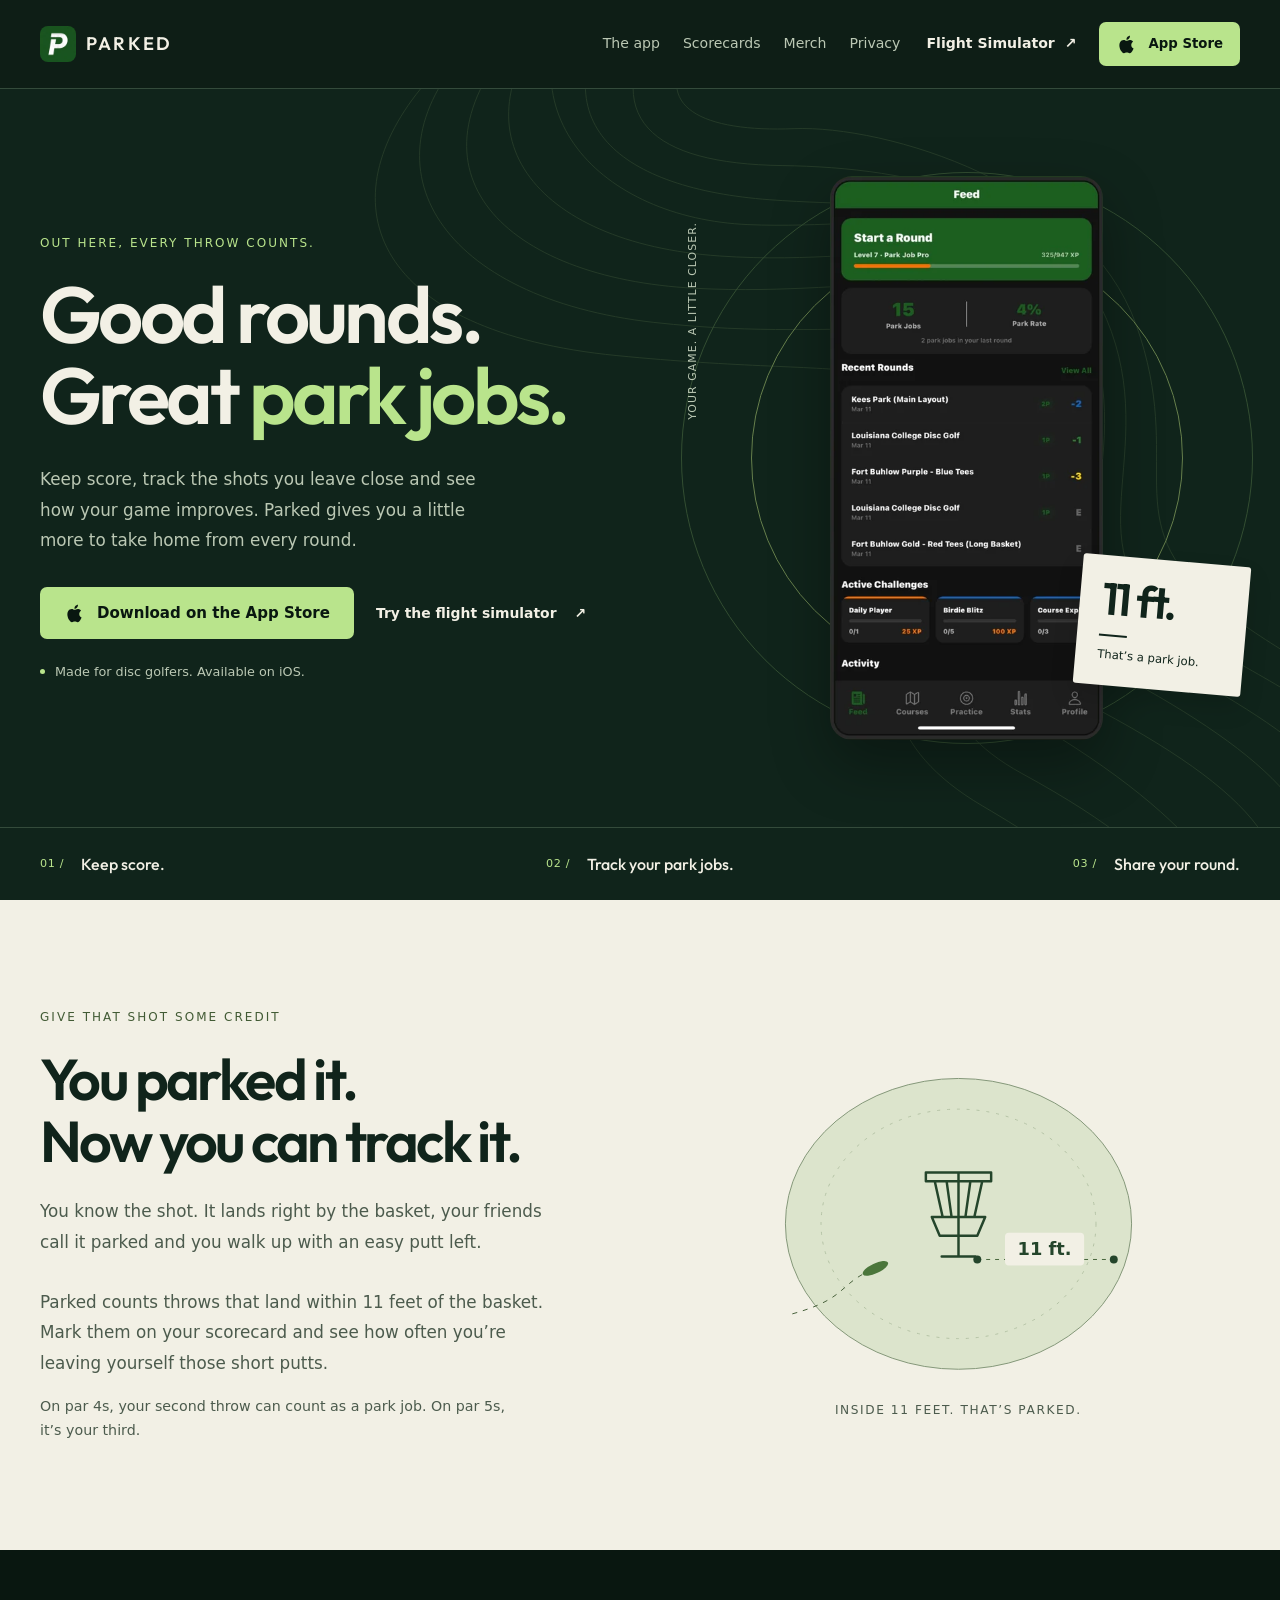
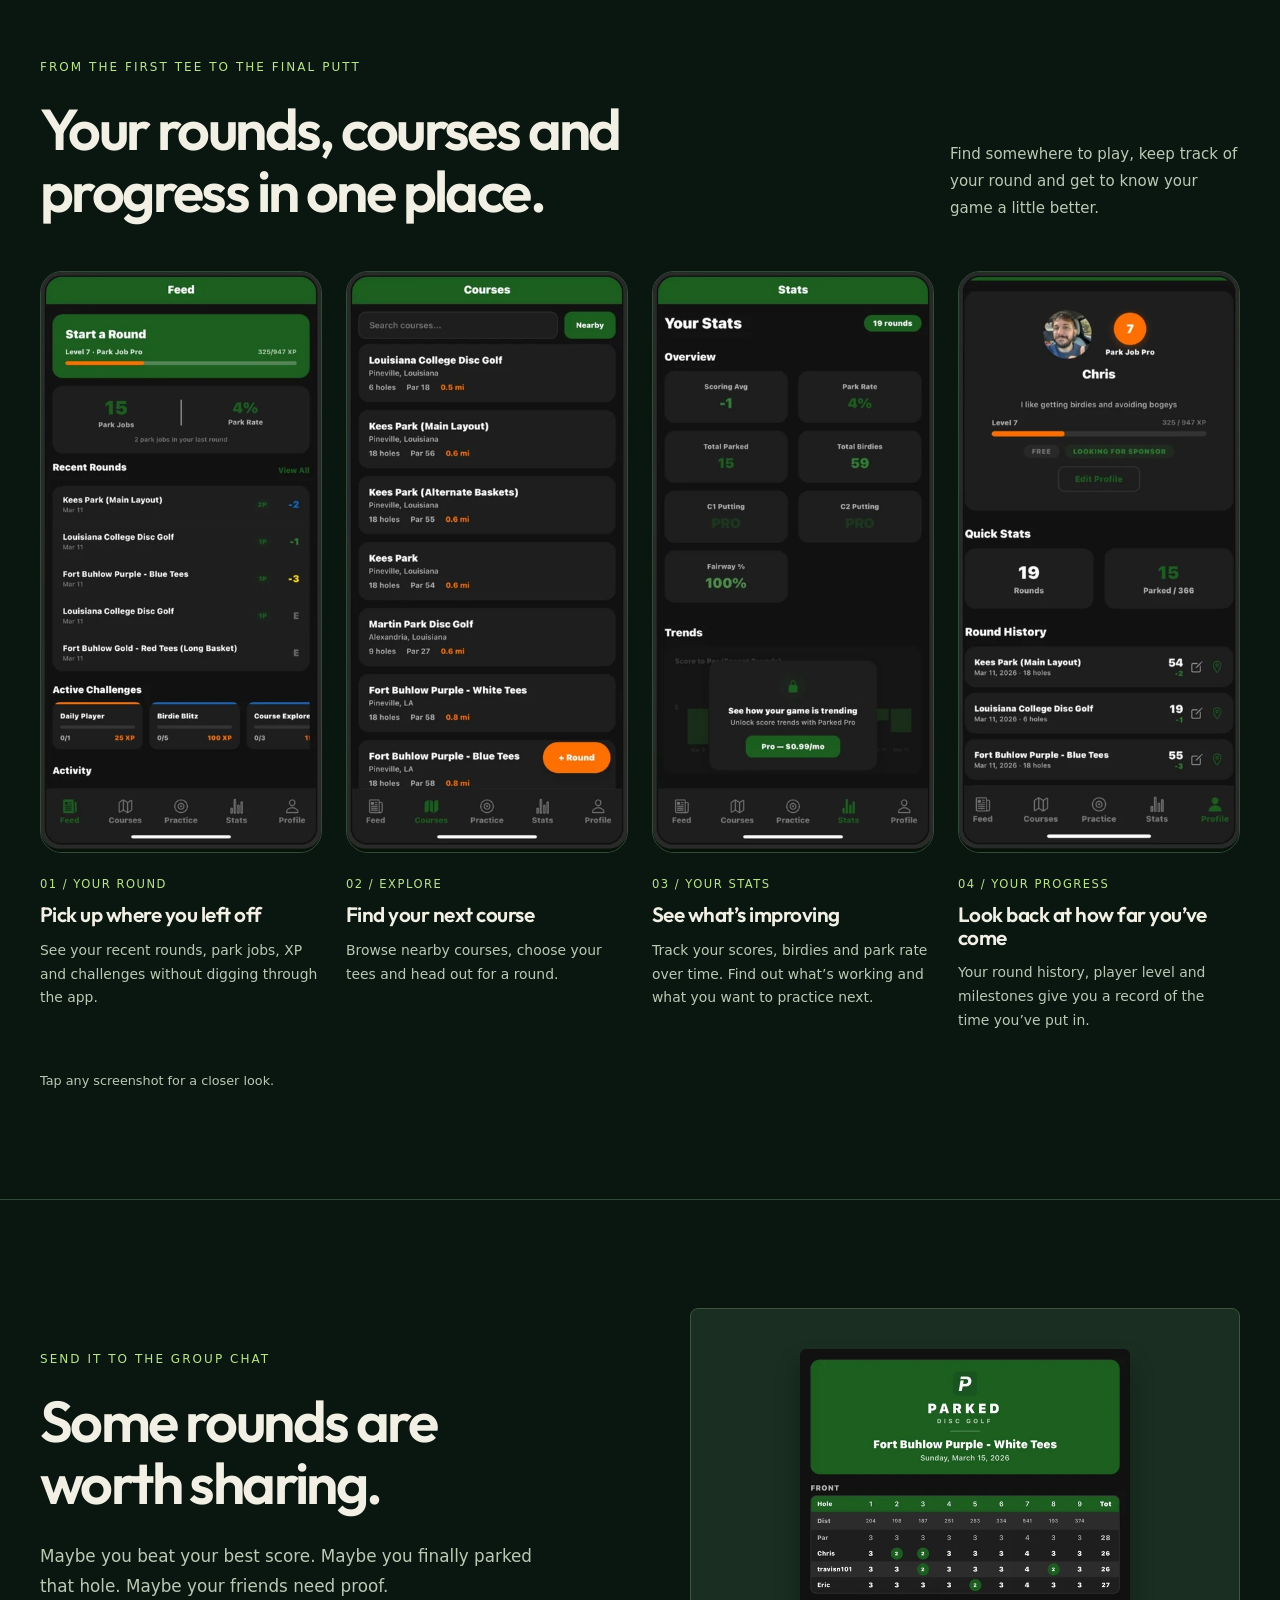
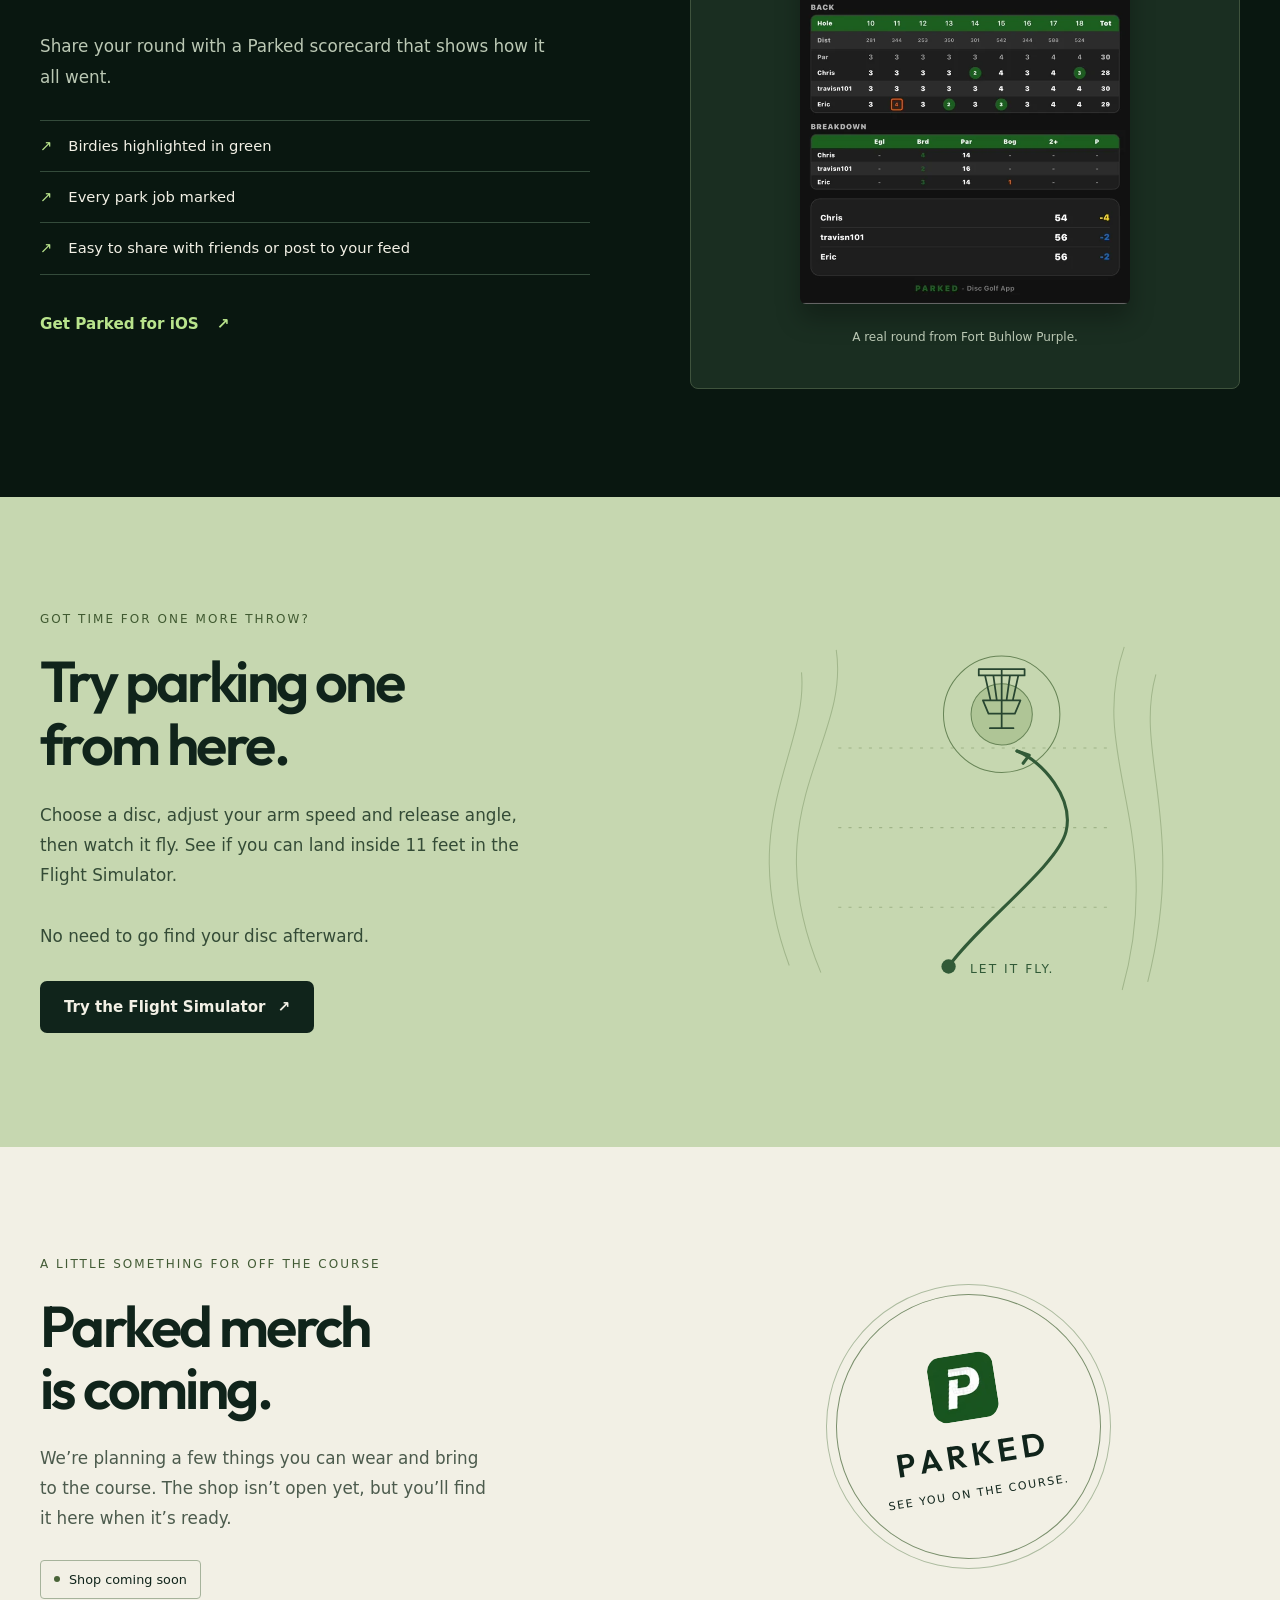
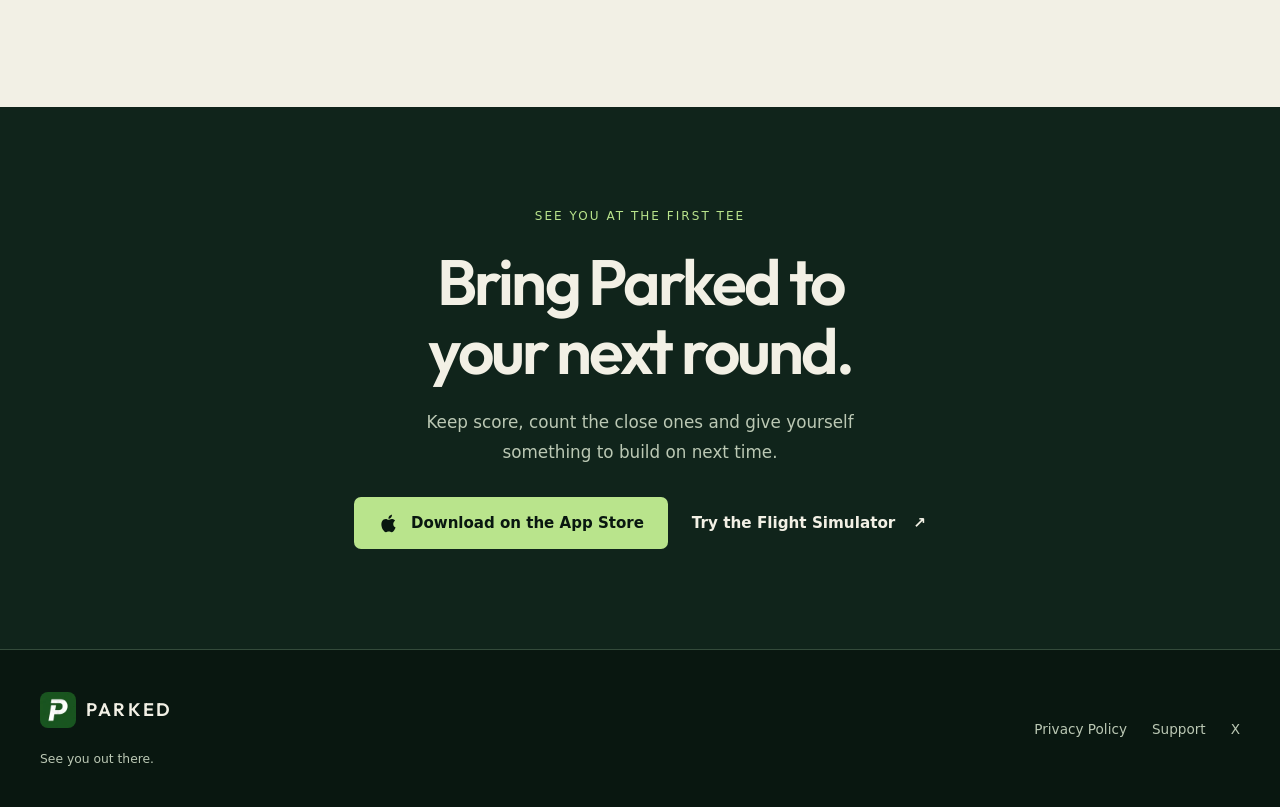
<file: index.html>
<!DOCTYPE html>
<html lang="en">
<head>
<meta charset="UTF-8">
<meta name="viewport" content="width=device-width, initial-scale=1.0">
<title>Parked Disc Golf — Track Your Park Jobs</title>
<meta name="description" content="Keep score, track your park jobs and see how your disc golf game improves. Download Parked for iOS or try the Flight Simulator.">
<meta property="og:title" content="Parked Disc Golf — Track Your Park Jobs">
<meta property="og:description" content="Keep score, track your park jobs and see how your disc golf game improves. Download Parked for iOS or try the Flight Simulator.">
<meta property="og:image" content="https://parkeddiscgolf.net/images/scorecard.jpg">
<meta property="og:type" content="website">
<meta name="twitter:card" content="summary_large_image">
<meta name="twitter:title" content="Parked Disc Golf">
<meta name="twitter:description" content="Keep score, track your park jobs and see how your disc golf game improves. Download Parked for iOS or try the Flight Simulator.">
<meta name="twitter:image" content="https://parkeddiscgolf.net/images/scorecard.jpg">
<link rel="icon" type="image/png" href="/images/logo-96.png">

<link rel="canonical" href="https://parkeddiscgolf.net/">
<meta property="og:url" content="https://parkeddiscgolf.net/">
<meta name="theme-color" content="#10241b">
<link rel="preconnect" href="https://fonts.googleapis.com">
<link rel="preconnect" href="https://fonts.gstatic.com" crossorigin>
<link href="https://fonts.googleapis.com/css2?family=Outfit:wght@400;500;600;700&display=swap" rel="stylesheet">
<link rel="stylesheet" href="/assets/site.css">
<script src="/assets/site.js" defer></script>
</head>
<body>
<a class="skip-link" href="#main">Skip to content</a>
<header class="site-header">
  <div class="wrap header-inner">
    <a class="brand" href="/" aria-label="Parked Disc Golf home"><img src="/images/logo-96.webp" alt="" width="36" height="36"><span>Parked</span></a>
    <button class="menu-toggle" type="button" aria-controls="site-menu" aria-expanded="false" hidden><span data-menu-label>Menu</span><svg viewBox="0 0 20 20" fill="none" stroke="currentColor" stroke-width="1.5" aria-hidden="true"><path d="M3 6h14M3 10h14M3 14h14"/></svg></button>
    <nav class="site-menu" id="site-menu" aria-label="Main navigation">
      <a href="/#features">The app</a>
      <a href="/#scorecard">Scorecards</a>
      <a href="/#merch">Merch</a>
      <a href="https://chriscoffeebtc.github.io/parked-disc-golf-legal/privacy.html" target="_blank" rel="noopener">Privacy<span class="visually-hidden"> (opens in a new tab)</span></a>
    </nav>
    <div class="header-actions">
      <a class="sim-link" href="/simulator">Flight Simulator <span aria-hidden="true">↗</span></a>
      <a class="button button-primary nav-download" href="https://apps.apple.com/us/app/parked-disc-golf/id6759809071" aria-label="Download Parked on the App Store"><svg viewBox="0 0 24 24" fill="currentColor" aria-hidden="true"><path d="M18.71 19.5c-.83 1.24-1.71 2.45-3.05 2.47-1.34.03-1.77-.79-3.29-.79-1.53 0-2 .77-3.27.82-1.31.05-2.3-1.32-3.14-2.53C4.25 17 2.94 12.45 4.7 9.39c.87-1.52 2.43-2.48 4.12-2.51 1.28-.02 2.5.87 3.29.87.78 0 2.26-1.07 3.8-.91.65.03 2.47.26 3.64 1.98-.09.06-2.17 1.28-2.15 3.81.03 3.02 2.65 4.03 2.68 4.04-.03.07-.42 1.44-1.38 2.83M13 3.5c.73-.83 1.94-1.46 2.94-1.5.13 1.17-.34 2.35-1.04 3.19-.69.85-1.83 1.51-2.95 1.42-.15-1.15.41-2.35 1.05-3.11z"/></svg> App Store</a>
    </div>
  </div>
</header>
<main id="main" tabindex="-1">
  <section class="hero" aria-labelledby="hero-title">
    <svg class="topography" viewBox="0 0 1440 800" preserveAspectRatio="xMidYMid slice" fill="none" stroke="#89a668" stroke-width="1" aria-hidden="true"><path d="M660-130C560 25 679 140 837 147s291-45 346 121-89 286 70 374 240 166 196 277"/><path d="M695-100C606 39 701 108 860 120s292-15 348 145-68 267 80 354 251 137 186 290"/><path d="M741-83C672 32 733 81 874 83s305 34 357 180-54 248 88 331 274 132 187 291"/><path d="M776-47C729 20 789 47 887 43s317 60 371 213-24 211 86 302 270 119 189 301"/><path d="M632-90C510 46 604 167 806 181s296-54 350 92-116 305 63 401 235 171 169 271"/><path d="M588-60C456 90 573 205 779 216s301-49 350 87-130 290 47 401 218 203 174 248"/><path d="M532-42C416 86 504 227 735 253s317-32 357 84-156 297 42 405 190 165 180 230"/><path d="M482 0C380 126 431 263 695 289s334-8 360 90-177 273 36 398 170 160 169 201"/></svg>
    <div class="wrap hero-grid">
      <div class="hero-copy">
        <p class="eyebrow">Out here, every throw counts.</p>
        <h1 id="hero-title">Good rounds.<br>Great <em>park jobs.</em></h1>
        <p class="body-copy">Keep score, track the shots you leave close and see how your game improves. Parked gives you a little more to take home from every round.</p>
        <div class="hero-actions"><a class="button button-primary" href="https://apps.apple.com/us/app/parked-disc-golf/id6759809071"><svg viewBox="0 0 24 24" fill="currentColor" aria-hidden="true"><path d="M18.71 19.5c-.83 1.24-1.71 2.45-3.05 2.47-1.34.03-1.77-.79-3.29-.79-1.53 0-2 .77-3.27.82-1.31.05-2.3-1.32-3.14-2.53C4.25 17 2.94 12.45 4.7 9.39c.87-1.52 2.43-2.48 4.12-2.51 1.28-.02 2.5.87 3.29.87.78 0 2.26-1.07 3.8-.91.65.03 2.47.26 3.64 1.98-.09.06-2.17 1.28-2.15 3.81.03 3.02 2.65 4.03 2.68 4.04-.03.07-.42 1.44-1.38 2.83M13 3.5c.73-.83 1.94-1.46 2.94-1.5.13 1.17-.34 2.35-1.04 3.19-.69.85-1.83 1.51-2.95 1.42-.15-1.15.41-2.35 1.05-3.11z"/></svg> Download on the App Store</a><a class="text-link" href="/simulator">Try the flight simulator <span aria-hidden="true">↗</span></a></div>
        <p class="hero-note">Made for disc golfers. Available on iOS.</p>
      </div>
      <figure class="hero-visual">
        <div class="hero-phone app-screen"><picture><source type="image/webp" srcset="/images/feed-600.webp 600w, /images/feed-924.webp 924w" sizes="(max-width: 900px) 350px, 404px"><img src="/images/feed.png" alt="Parked app with recent rounds, park job count and challenges" width="924" height="2000" fetchpriority="high" decoding="async"></picture></div>
        <div class="field-note" aria-hidden="true"><strong>11 ft.</strong><span class="note-rule"></span><span>That’s a park job.</span></div>
        <figcaption class="hero-caption">Your game. A little closer.</figcaption>
      </figure>
    </div>
  </section>
  <div class="trail-strip"><div class="wrap"><p><span>01 /</span> Keep score.</p><p><span>02 /</span> Track your park jobs.</p><p><span>03 /</span> Share your round.</p></div></div>
  <section class="section light-section" aria-labelledby="park-title">
    <div class="wrap park-grid">
      <div><p class="eyebrow">Give that shot some credit</p><h2 id="park-title">You parked it.<br>Now you can track it.</h2><p class="body-copy">You know the shot. It lands right by the basket, your friends call it parked and you walk up with an easy putt left.<br><br>Parked counts throws that land within 11 feet of the basket. Mark them on your scorecard and see how often you’re leaving yourself those short putts.</p><p>On par 4s, your second throw can count as a park job. On par 5s, it’s your third.</p></div>
      <figure class="park-diagram"><svg viewBox="0 0 460 380" role="img" aria-label="A park job lands within 11 feet, or 3.3 meters, of the basket"><ellipse cx="230" cy="196" rx="175" ry="147" fill="#dce4cc"/><ellipse cx="230" cy="196" rx="175" ry="147" fill="none" stroke="#849779"/><ellipse cx="230" cy="196" rx="139" ry="116" fill="none" stroke="#b5c3a5" stroke-dasharray="3 7"/><g transform="translate(230 184)" color="#24452b"><g fill="none" stroke="currentColor" stroke-width="2.5" stroke-linecap="round" stroke-linejoin="round"><path d="M-33-40h66v9h-66zM-27 5h54l-8 19h-38zM0-40v85M-17 45h34M-24-31l8 36M-12-31l5 36M0-31V5M12-31L7 5M24-31L16 5"/></g></g><path d="M249 232h139" stroke="#45653b" stroke-dasharray="4 5"/><circle cx="249" cy="232" r="4" fill="#24452b"/><circle cx="387" cy="232" r="4" fill="#24452b"/><rect x="277" y="205" width="80" height="33" rx="4" fill="#f2f0e5"/><text x="317" y="227" text-anchor="middle" fill="#24452b" font-family="system-ui,sans-serif" font-size="18" font-weight="600">11 ft.</text><path d="M62 287c54-15 47-29 77-43" stroke="#47613b" fill="none" stroke-dasharray="5 6"/><ellipse cx="146" cy="241" rx="14" ry="5" fill="#4b763b" transform="rotate(-25 146 241)"/></svg><figcaption class="diagram-caption">Inside 11 feet. That’s parked.</figcaption></figure>
    </div>
  </section>
  <section class="section screens-section" id="features" aria-labelledby="features-title">
    <div class="wrap"><div class="section-heading"><div><p class="eyebrow">From the first tee to the final putt</p><h2 id="features-title">Your rounds, courses and progress in one place.</h2></div><p class="body-copy">Find somewhere to play, keep track of your round and get to know your game a little better.</p></div>
      <div class="screens" role="region" aria-label="App screenshots. Scroll horizontally to explore all four screens." tabindex="0"><figure class="screen-card"><a class="app-screen" href="/images/feed.png" target="_blank" rel="noopener" aria-label="Enlarge feed screenshot (opens in a new tab)"><picture><source type="image/webp" srcset="/images/feed-600.webp 600w, /images/feed-924.webp 924w" sizes="(max-width: 640px) 450px, (max-width: 900px) 400px, 420px"><img src="/images/feed.png" alt="Parked feed showing recent rounds, park jobs and challenges" width="924" height="2000" loading="lazy" decoding="async"></picture></a><figcaption><span class="screen-number">01 / YOUR ROUND</span><h3>Pick up where you left off</h3><p>See your recent rounds, park jobs, XP and challenges without digging through the app.</p></figcaption></figure>
<figure class="screen-card"><a class="app-screen" href="/images/courses.png" target="_blank" rel="noopener" aria-label="Enlarge courses screenshot (opens in a new tab)"><picture><source type="image/webp" srcset="/images/courses-600.webp 600w, /images/courses-924.webp 924w" sizes="(max-width: 640px) 450px, (max-width: 900px) 400px, 420px"><img src="/images/courses.png" alt="Parked course discovery screen showing nearby disc golf courses" width="924" height="2000" loading="lazy" decoding="async"></picture></a><figcaption><span class="screen-number">02 / EXPLORE</span><h3>Find your next course</h3><p>Browse nearby courses, choose your tees and head out for a round.</p></figcaption></figure>
<figure class="screen-card"><a class="app-screen" href="/images/stats.png" target="_blank" rel="noopener" aria-label="Enlarge stats screenshot (opens in a new tab)"><picture><source type="image/webp" srcset="/images/stats-600.webp 600w, /images/stats-924.webp 924w" sizes="(max-width: 640px) 450px, (max-width: 900px) 400px, 420px"><img src="/images/stats.png" alt="Parked stats screen showing scoring, park rate and a Pro feature prompt" width="924" height="2000" loading="lazy" decoding="async"></picture></a><figcaption><span class="screen-number">03 / YOUR STATS</span><h3>See what’s improving</h3><p>Track your scores, birdies and park rate over time. Find out what’s working and what you want to practice next.</p></figcaption></figure>
<figure class="screen-card"><a class="app-screen" href="/images/profile.png" target="_blank" rel="noopener" aria-label="Enlarge profile screenshot (opens in a new tab)"><picture><source type="image/webp" srcset="/images/profile-600.webp 600w, /images/profile-924.webp 924w" sizes="(max-width: 640px) 450px, (max-width: 900px) 400px, 420px"><img src="/images/profile.png" alt="Parked profile showing player level, round history and milestones" width="924" height="2000" loading="lazy" decoding="async"></picture></a><figcaption><span class="screen-number">04 / YOUR PROGRESS</span><h3>Look back at how far you’ve come</h3><p>Your round history, player level and milestones give you a record of the time you’ve put in.</p></figcaption></figure></div>
      <p class="gallery-hint">Tap any screenshot for a closer look.</p>
    </div>
  </section>
  <section class="section score-section" id="scorecard" aria-labelledby="score-title">
    <div class="wrap score-grid"><div class="score-copy"><p class="eyebrow">Send it to the group chat</p><h2 id="score-title">Some rounds are<br>worth sharing.</h2><p class="body-copy">Maybe you beat your best score. Maybe you finally parked that hole. Maybe your friends need proof.<br><br>Share your round with a Parked scorecard that shows how it all went.</p><ul class="detail-list"><li><span aria-hidden="true">↗</span> Birdies highlighted in green</li><li><span aria-hidden="true">↗</span> Every park job marked</li><li><span aria-hidden="true">↗</span> Easy to share with friends or post to your feed</li></ul><a class="text-link" href="https://apps.apple.com/us/app/parked-disc-golf/id6759809071">Get Parked for iOS <span aria-hidden="true">↗</span></a></div>
      <figure class="score-figure"><a href="/images/scorecard.jpg" target="_blank" rel="noopener" aria-label="Enlarge the Parked scorecard (opens in a new tab)"><picture><source type="image/webp" srcset="/images/scorecard-600.webp 600w, /images/scorecard-1191.webp 1191w" sizes="(max-width: 640px) calc(100vw - 88px), 330px"><img src="/images/scorecard.jpg" width="1191" height="2000" alt="A shared Parked scorecard from Fort Buhlow Purple, with hole-by-hole scores and round totals" loading="lazy" decoding="async"></picture></a><figcaption>A real round from Fort Buhlow Purple.</figcaption></figure>
    </div>
  </section>
  <section class="section sim-promo" aria-labelledby="sim-promo-title">
    <div class="wrap"><div><p class="eyebrow">Got time for one more throw?</p><h2 id="sim-promo-title">Try parking one<br>from here.</h2><p class="body-copy">Choose a disc, adjust your arm speed and release angle, then watch it fly. See if you can land inside 11 feet in the Flight Simulator.<br><br>No need to go find your disc afterward.</p><a class="button" href="/simulator">Try the Flight Simulator <span aria-hidden="true">↗</span></a></div>
      <div class="flight-art" aria-hidden="true"><svg viewBox="0 0 470 425" fill="none"><path d="M90 360C23 200 119 136 105 44M385 377c44-158-35-228 2-336" stroke="#a1b68b"/><path d="M59 353C6 210 78 144 71 66M410 369c39-155-14-223 8-301" stroke="#a1b68b"/><path d="M107 296h268M107 218h268M107 140h268" stroke="#9fb488" stroke-dasharray="3 7"/><circle cx="267" cy="107" r="57" stroke="#688557"/><circle cx="267" cy="107" r="30" fill="#afc596" stroke="#688557"/><g transform="translate(267 90) scale(.68)" color="#274530"><g fill="none" stroke="currentColor" stroke-width="2.5" stroke-linecap="round" stroke-linejoin="round"><path d="M-33-40h66v9h-66zM-27 5h54l-8 19h-38zM0-40v85M-17 45h34M-24-31l8 36M-12-31l5 36M0-31V5M12-31L7 5M24-31L16 5"/></g></g><path d="M215 354C244 313 322 255 330 222S307 153 282 143" stroke="#315a37" stroke-width="3" stroke-linecap="round"/><path d="M282 143l12 4-6 8" stroke="#315a37" stroke-width="3" stroke-linecap="round" stroke-linejoin="round"/><circle cx="215" cy="354" r="7" fill="#315a37"/><text x="236" y="360" fill="#315a37" font-family="system-ui,sans-serif" font-size="12" letter-spacing="2">LET IT FLY.</text></svg></div>
    </div>
  </section>
  <section class="section merch" id="merch" aria-labelledby="merch-title" data-shop-state="coming-soon">
    <!-- Future Fourthwall integration: add the verified shop URL and real inventory only when the shop is ready. No storefront scripts load before launch. -->
    <div class="wrap merch-grid"><div><p class="eyebrow">A little something for off the course</p><h2 id="merch-title">Parked merch<br>is coming.</h2><p class="body-copy">We’re planning a few things you can wear and bring to the course. The shop isn’t open yet, but you’ll find it here when it’s ready.</p><p class="merch-status">Shop coming soon</p></div><div class="brand-seal" aria-hidden="true"><img src="/images/logo-96.webp" alt="" width="36" height="36"><strong>PARKED</strong><span>See you on the course.</span></div></div>
  </section>
  <section class="download" id="download" aria-labelledby="download-title"><div class="wrap"><p class="eyebrow">See you at the first tee</p><h2 id="download-title">Bring Parked to<br>your next round.</h2><p class="body-copy">Keep score, count the close ones and give yourself something to build on next time.</p><div class="download-actions"><a class="button button-primary" href="https://apps.apple.com/us/app/parked-disc-golf/id6759809071"><svg viewBox="0 0 24 24" fill="currentColor" aria-hidden="true"><path d="M18.71 19.5c-.83 1.24-1.71 2.45-3.05 2.47-1.34.03-1.77-.79-3.29-.79-1.53 0-2 .77-3.27.82-1.31.05-2.3-1.32-3.14-2.53C4.25 17 2.94 12.45 4.7 9.39c.87-1.52 2.43-2.48 4.12-2.51 1.28-.02 2.5.87 3.29.87.78 0 2.26-1.07 3.8-.91.65.03 2.47.26 3.64 1.98-.09.06-2.17 1.28-2.15 3.81.03 3.02 2.65 4.03 2.68 4.04-.03.07-.42 1.44-1.38 2.83M13 3.5c.73-.83 1.94-1.46 2.94-1.5.13 1.17-.34 2.35-1.04 3.19-.69.85-1.83 1.51-2.95 1.42-.15-1.15.41-2.35 1.05-3.11z"/></svg> Download on the App Store</a><a class="text-link" href="/simulator">Try the Flight Simulator <span aria-hidden="true">↗</span></a></div></div></section>
</main>
<footer class="site-footer">
  <div class="wrap footer-inner">
    <div class="footer-brand"><a class="brand" href="/" aria-label="Parked Disc Golf home"><img src="/images/logo-96.webp" alt="" width="36" height="36"><span>Parked</span></a><p>See you out there.</p></div>
    <nav class="footer-links" aria-label="Footer navigation">
      <a href="https://chriscoffeebtc.github.io/parked-disc-golf-legal/privacy.html" target="_blank" rel="noopener">Privacy Policy<span class="visually-hidden"> (opens in a new tab)</span></a>
      <a href="mailto:parkeddiscgolf@gmail.com">Support</a>
      <a href="https://x.com/chriscoffee" target="_blank" rel="noopener">X<span class="visually-hidden"> (opens in a new tab)</span></a>
    </nav>
  </div>
</footer>
</body>
</html>
</file>
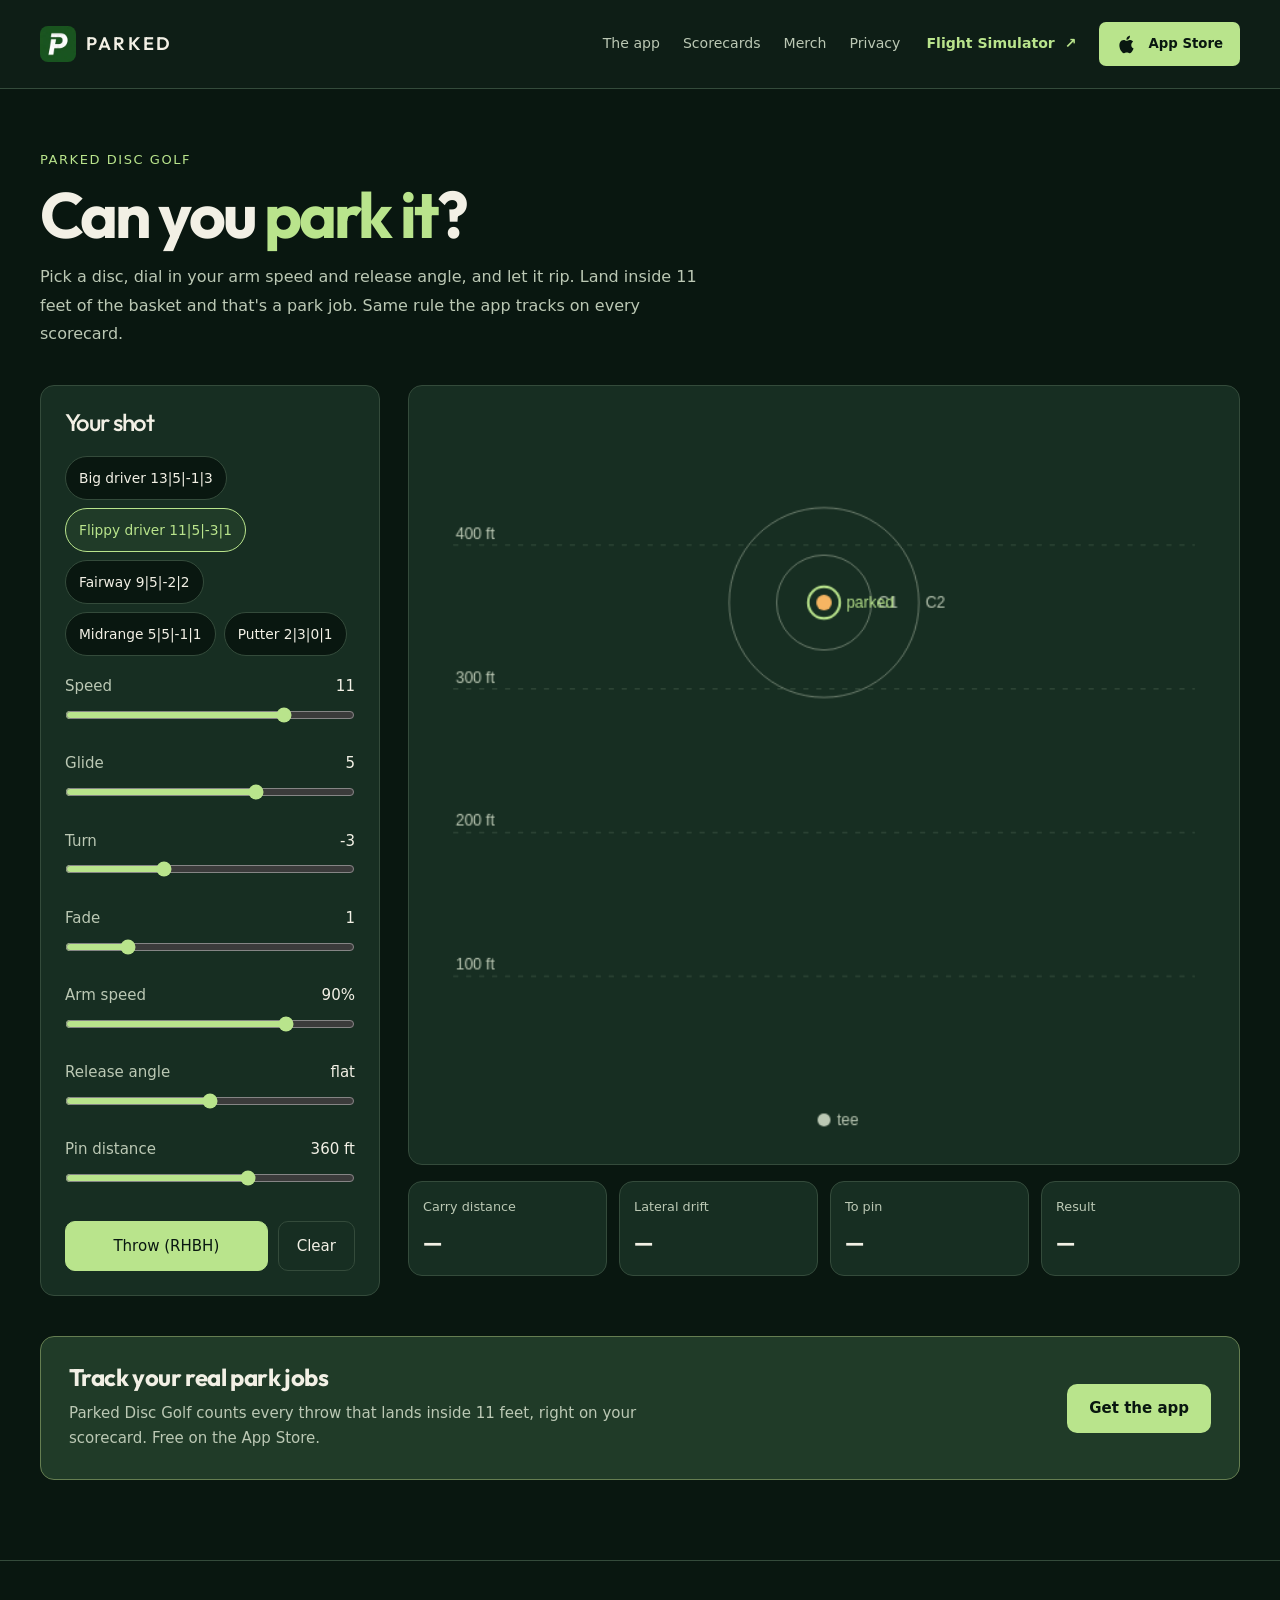
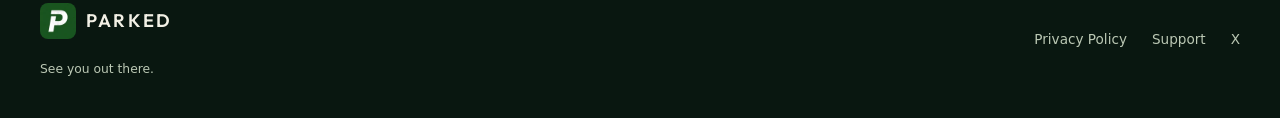
<file: simulator/index.html>
<!DOCTYPE html>
<html lang="en">
<head>
<meta charset="UTF-8">
<meta name="viewport" content="width=device-width, initial-scale=1.0">
<title>Flight Simulator | Parked Disc Golf</title>
<meta name="description" content="Interactive disc golf flight simulator. Dial in flight numbers, arm speed and release angle, then see if you can park it inside 11 feet.">
<link rel="canonical" href="https://parkeddiscgolf.net/simulator">
<meta property="og:title" content="Flight Simulator | Parked Disc Golf">
<meta property="og:description" content="Pick a disc, dial in your arm speed and release angle, and see if you can park it inside 11 feet. Same rule the app tracks on every scorecard.">
<meta property="og:type" content="website">
<meta property="og:url" content="https://parkeddiscgolf.net/simulator">
<meta property="og:image" content="https://parkeddiscgolf.net/images/scorecard.jpg">
<meta name="twitter:card" content="summary_large_image">
<meta name="twitter:title" content="Flight Simulator | Parked Disc Golf">
<meta name="twitter:description" content="Dial in your disc, arm speed, and release angle, then try to park it inside 11 feet.">
<meta name="twitter:image" content="https://parkeddiscgolf.net/images/scorecard.jpg">
<link rel="icon" type="image/png" href="/images/logo-96.png">
<style>
/* ============================================================
   THEME BLOCK
   Mapped to parkeddiscgolf.net branding (dark theme).
   Everything below derives from these tokens.
   ============================================================ */
:root {
  --bg: #0A0F0A;                      /* page background (site --bg-dark) */
  --surface: #141A14;                 /* cards and panels (site --bg-card) */
  --ink: #FFFFFF;                     /* primary text (site --text-primary) */
  --muted: rgba(255,255,255,0.6);     /* secondary text (site --text-secondary) */
  --line: rgba(255,255,255,0.08);     /* borders */
  --parked: #4CAF50;                  /* the brand moment: parked green (site --birdie-green) */
  --parked-dark: #4CAF50;             /* green used for text on tints */
  --parked-tint: rgba(76,175,80,0.12);/* parked background tint */
  --pin: #F57C00;                     /* basket marker (site --orange-accent) */
  --font-display: 'Outfit', system-ui, sans-serif;
  --font-body: 'DM Sans', system-ui, sans-serif;
  --radius: 14px;

  /* site chrome tokens (nav + footer) */
  --brand-green: #2D6B2D;
  --brand-green-light: #3A8C3A;
  --birdie-green: #4CAF50;
  --text-secondary: rgba(255,255,255,0.6);
  --text-muted: rgba(255,255,255,0.35);
}

* { box-sizing: border-box; margin: 0; padding: 0; }

body {
  background: var(--bg);
  color: var(--ink);
  font-family: var(--font-body);
  font-size: 16px;
  line-height: 1.6;
  -webkit-font-smoothing: antialiased;
}

/* ============================================================
   EMBEDDABLE SECTION
   To embed in an existing page, copy <section id="flight-sim">
   through its closing tag, plus this stylesheet and the script.
   ============================================================ */
#flight-sim {
  max-width: 980px;
  margin: 0 auto;
  padding: 104px 20px 72px;   /* top padding clears the fixed nav */
}

.sim-eyebrow {
  font-size: 13px;
  font-weight: 500;
  letter-spacing: 0.12em;
  text-transform: uppercase;
  color: var(--parked-dark);
  margin-bottom: 10px;
}

.sim-title {
  font-family: var(--font-display);
  font-weight: 700;
  font-size: clamp(30px, 5vw, 44px);
  line-height: 1.1;
  margin-bottom: 12px;
}

.sim-title .accent { color: var(--parked); }

.sim-sub {
  color: var(--muted);
  max-width: 560px;
  margin-bottom: 32px;
}

.sim-grid {
  display: grid;
  grid-template-columns: 320px 1fr;
  gap: 24px;
  align-items: start;
}

@media (max-width: 820px) {
  .sim-grid { grid-template-columns: 1fr; }
}

.panel {
  background: var(--surface);
  border: 1px solid var(--line);
  border-radius: var(--radius);
  padding: 20px;
}

.panel h2 {
  font-family: var(--font-display);
  font-weight: 500;
  font-size: 17px;
  margin-bottom: 14px;
}

.presets {
  display: flex;
  flex-wrap: wrap;
  gap: 8px;
  margin-bottom: 18px;
}

.presets button {
  font-family: var(--font-body);
  font-size: 13px;
  padding: 7px 12px;
  border: 1px solid var(--line);
  border-radius: 999px;
  background: var(--bg);
  color: var(--ink);
  cursor: pointer;
  transition: border-color 0.15s, background 0.15s;
}

.presets button:hover { border-color: var(--parked); }
.presets button.active {
  background: var(--parked-tint);
  border-color: var(--parked);
  color: var(--parked-dark);
  font-weight: 500;
}

.ctl { margin-bottom: 12px; }

.ctl-row {
  display: flex;
  justify-content: space-between;
  font-size: 13px;
  margin-bottom: 4px;
}

.ctl-row label { color: var(--muted); }
.ctl-row output { font-weight: 500; font-variant-numeric: tabular-nums; }

input[type="range"] {
  width: 100%;
  accent-color: var(--parked);
  cursor: pointer;
}

.actions {
  display: flex;
  gap: 10px;
  margin-top: 18px;
}

.btn {
  font-family: var(--font-body);
  font-size: 15px;
  font-weight: 500;
  padding: 12px 18px;
  border-radius: 10px;
  border: 1px solid var(--line);
  background: var(--surface);
  color: var(--ink);
  cursor: pointer;
  transition: transform 0.1s, background 0.15s;
}

.btn:active { transform: scale(0.98); }

.btn-throw {
  flex: 1;
  background: var(--ink);
  border-color: var(--ink);
  color: var(--bg);
}

.btn-throw:hover { background: #EAF2EA; }   /* keep the white primary readable on dark theme */

.canvas-wrap { position: relative; }

#course {
  width: 100%;
  display: block;
  background: var(--surface);
  border: 1px solid var(--line);
  border-radius: var(--radius);
}

.banner {
  position: absolute;
  top: 16px;
  left: 50%;
  transform: translateX(-50%) translateY(-6px);
  background: var(--parked);
  color: #fff;
  font-family: var(--font-display);
  font-weight: 700;
  font-size: 20px;
  letter-spacing: 0.06em;
  padding: 8px 22px;
  border-radius: 999px;
  opacity: 0;
  pointer-events: none;
  transition: opacity 0.25s, transform 0.25s;
}

.banner.show { opacity: 1; transform: translateX(-50%) translateY(0); }

.stats {
  display: grid;
  grid-template-columns: repeat(auto-fit, minmax(120px, 1fr));
  gap: 12px;
  margin-top: 16px;
}

.stat {
  background: var(--surface);
  border: 1px solid var(--line);
  border-radius: var(--radius);
  padding: 14px 16px;
}

.stat p { font-size: 12px; color: var(--muted); }
.stat strong {
  font-family: var(--font-display);
  font-size: 22px;
  font-weight: 700;
  font-variant-numeric: tabular-nums;
}

.stat strong.parked { color: var(--parked); }

.cta {
  margin-top: 40px;
  background: var(--parked-tint);
  border: 1px solid var(--parked);
  border-radius: var(--radius);
  padding: 24px;
  display: flex;
  flex-wrap: wrap;
  align-items: center;
  justify-content: space-between;
  gap: 16px;
}

.cta h3 {
  font-family: var(--font-display);
  font-size: 20px;
  font-weight: 700;
  color: var(--parked-dark);
}

.cta p { font-size: 14px; color: var(--parked-dark); max-width: 460px; }

.cta a {
  display: inline-block;
  background: var(--parked);            /* bright green button reads on the dark tint */
  color: #0A0F0A;
  text-decoration: none;
  font-weight: 600;
  font-size: 15px;
  padding: 12px 22px;
  border-radius: 10px;
  white-space: nowrap;
}

</style>
<meta name="theme-color" content="#10241b">
<link rel="preconnect" href="https://fonts.googleapis.com">
<link rel="preconnect" href="https://fonts.gstatic.com" crossorigin>
<link href="https://fonts.googleapis.com/css2?family=Outfit:wght@400;500;600;700&display=swap" rel="stylesheet">
<link rel="stylesheet" href="/assets/site.css">
<script src="/assets/site.js" defer></script>
<link rel="stylesheet" href="/assets/simulator.css">
</head>
<body>

<a class="skip-link" href="#main">Skip to content</a>
<header class="site-header">
  <div class="wrap header-inner">
    <a class="brand" href="/" aria-label="Parked Disc Golf home"><img src="/images/logo-96.webp" alt="" width="36" height="36"><span>Parked</span></a>
    <button class="menu-toggle" type="button" aria-controls="site-menu" aria-expanded="false" hidden><span data-menu-label>Menu</span><svg viewBox="0 0 20 20" fill="none" stroke="currentColor" stroke-width="1.5" aria-hidden="true"><path d="M3 6h14M3 10h14M3 14h14"/></svg></button>
    <nav class="site-menu" id="site-menu" aria-label="Main navigation">
      <a href="/#features">The app</a>
      <a href="/#scorecard">Scorecards</a>
      <a href="/#merch">Merch</a>
      <a href="https://chriscoffeebtc.github.io/parked-disc-golf-legal/privacy.html" target="_blank" rel="noopener">Privacy<span class="visually-hidden"> (opens in a new tab)</span></a>
    </nav>
    <div class="header-actions">
      <a class="sim-link" href="/simulator" aria-current="page">Flight Simulator <span aria-hidden="true">↗</span></a>
      <a class="button button-primary nav-download" href="https://apps.apple.com/us/app/parked-disc-golf/id6759809071" aria-label="Download Parked on the App Store"><svg viewBox="0 0 24 24" fill="currentColor" aria-hidden="true"><path d="M18.71 19.5c-.83 1.24-1.71 2.45-3.05 2.47-1.34.03-1.77-.79-3.29-.79-1.53 0-2 .77-3.27.82-1.31.05-2.3-1.32-3.14-2.53C4.25 17 2.94 12.45 4.7 9.39c.87-1.52 2.43-2.48 4.12-2.51 1.28-.02 2.5.87 3.29.87.78 0 2.26-1.07 3.8-.91.65.03 2.47.26 3.64 1.98-.09.06-2.17 1.28-2.15 3.81.03 3.02 2.65 4.03 2.68 4.04-.03.07-.42 1.44-1.38 2.83M13 3.5c.73-.83 1.94-1.46 2.94-1.5.13 1.17-.34 2.35-1.04 3.19-.69.85-1.83 1.51-2.95 1.42-.15-1.15.41-2.35 1.05-3.11z"/></svg> App Store</a>
    </div>
  </div>
</header>

<main id="main" tabindex="-1">
<section id="flight-sim" aria-label="Disc golf flight simulator">
  <p class="sim-eyebrow">Parked Disc Golf</p>
  <h1 class="sim-title">Can you <span class="accent">park it</span>?</h1>
  <p class="sim-sub">Pick a disc, dial in your arm speed and release angle, and let it rip. Land inside 11 feet of the basket and that's a park job. Same rule the app tracks on every scorecard.</p>

  <div class="sim-grid">
    <div class="panel">
      <h2>Your shot</h2>
      <div class="presets" id="presets">
        <button data-d="13,5,-1,3">Big driver 13|5|-1|3</button>
        <button data-d="11,5,-3,1" class="active">Flippy driver 11|5|-3|1</button>
        <button data-d="9,5,-2,2">Fairway 9|5|-2|2</button>
        <button data-d="5,5,-1,1">Midrange 5|5|-1|1</button>
        <button data-d="2,3,0,1">Putter 2|3|0|1</button>
      </div>

      <div class="ctl"><div class="ctl-row"><label for="sp">Speed</label><output id="spv">11</output></div><input type="range" id="sp" min="1" max="14" step="1" value="11"></div>
      <div class="ctl"><div class="ctl-row"><label for="gl">Glide</label><output id="glv">5</output></div><input type="range" id="gl" min="1" max="7" step="1" value="5"></div>
      <div class="ctl"><div class="ctl-row"><label for="tu">Turn</label><output id="tuv">-3</output></div><input type="range" id="tu" min="-5" max="1" step="1" value="-3"></div>
      <div class="ctl"><div class="ctl-row"><label for="fa">Fade</label><output id="fav">1</output></div><input type="range" id="fa" min="0" max="5" step="1" value="1"></div>
      <div class="ctl"><div class="ctl-row"><label for="pw">Arm speed</label><output id="pwv">90%</output></div><input type="range" id="pw" min="55" max="100" step="1" value="90"></div>
      <div class="ctl"><div class="ctl-row"><label for="hz">Release angle</label><output id="hzv">flat</output></div><input type="range" id="hz" min="-25" max="25" step="1" value="0"></div>
      <div class="ctl"><div class="ctl-row"><label for="pin">Pin distance</label><output id="pinv">360 ft</output></div><input type="range" id="pin" min="200" max="450" step="5" value="360"></div>

      <div class="actions">
        <button class="btn btn-throw" id="throwBtn">Throw (RHBH)</button>
        <button class="btn" id="clearBtn" aria-label="Clear all throws">Clear</button>
      </div>
    </div>

    <div>
      <div class="canvas-wrap">
        <canvas id="course" width="640" height="600" role="img" aria-label="Top down view of the fairway showing your disc flight path toward the basket"></canvas>
        <div class="banner" id="banner">PARKED!</div>
      </div>
      <div class="stats" role="status" aria-live="polite" aria-atomic="true">
        <div class="stat"><p>Carry distance</p><strong id="stDist">&mdash;</strong></div>
        <div class="stat"><p>Lateral drift</p><strong id="stDrift">&mdash;</strong></div>
        <div class="stat"><p>To pin</p><strong id="stPin">&mdash;</strong></div>
        <div class="stat"><p>Result</p><strong id="stRes">&mdash;</strong></div>
      </div>
    </div>
  </div>

  <div class="cta">
    <div>
      <h3>Track your real park jobs</h3>
      <p>Parked Disc Golf counts every throw that lands inside 11 feet, right on your scorecard. Free on the App Store.</p>
    </div>
    <a href="https://apps.apple.com/us/app/parked-disc-golf/id6759809071">Get the app</a>
  </div>
</section>

</main>
<footer class="site-footer">
  <div class="wrap footer-inner">
    <div class="footer-brand"><a class="brand" href="/" aria-label="Parked Disc Golf home"><img src="/images/logo-96.webp" alt="" width="36" height="36"><span>Parked</span></a><p>See you out there.</p></div>
    <nav class="footer-links" aria-label="Footer navigation">
      <a href="https://chriscoffeebtc.github.io/parked-disc-golf-legal/privacy.html" target="_blank" rel="noopener">Privacy Policy<span class="visually-hidden"> (opens in a new tab)</span></a>
      <a href="mailto:parkeddiscgolf@gmail.com">Support</a>
      <a href="https://x.com/chriscoffee" target="_blank" rel="noopener">X<span class="visually-hidden"> (opens in a new tab)</span></a>
    </nav>
  </div>
</footer>

<script>
(function () {
  var cv = document.getElementById('course');
  var ctx = cv.getContext('2d');
  var shots = [];
  var animId = null;
  var MAXFT = 480;
  var M = 34;
  var reduced = window.matchMedia('(prefers-reduced-motion: reduce)').matches;

  var css = getComputedStyle(document.documentElement);
  var C = {
    line: css.getPropertyValue('--line').trim() || '#E2DFD4',
    muted: css.getPropertyValue('--muted').trim() || '#6B7A70',
    ink: css.getPropertyValue('--ink').trim() || '#1C2B22',
    parked: css.getPropertyValue('--parked').trim() || '#1D9E75',
    pin: css.getPropertyValue('--pin').trim() || '#D85A30'
  };

  function val(id) { return parseFloat(document.getElementById(id).value); }
  function set(id, t) { document.getElementById(id).textContent = t; }

  function ftToY(ft) { return cv.height - M - ft * (cv.height - 2 * M) / MAXFT; }
  function ftToX(ft) { return cv.width / 2 + ft * (cv.height - 2 * M) / MAXFT; }

  function upd() {
    set('spv', val('sp'));
    set('glv', val('gl'));
    set('tuv', val('tu'));
    set('fav', val('fa'));
    set('pwv', Math.round(val('pw')) + '%');
    var h = val('hz');
    set('hzv', h === 0 ? 'flat' : (h > 0 ? h + '\u00B0 hyzer' : (-h) + '\u00B0 anhyzer'));
    set('pinv', Math.round(val('pin')) + ' ft');
  }

  function simulate() {
    var sp = val('sp'), gl = val('gl'), tu = val('tu'), fa = val('fa');
    var pw = val('pw') / 100, hz = val('hz');
    var underpower = Math.max(0, 0.95 - pw) * 5;
    var tEff = tu + underpower + hz * 0.09;
    var fEff = Math.max(0, fa + hz * 0.07 + underpower * 0.4);
    if (hz < 0) tEff += hz * 0.05;
    var dist = (110 + sp * 22 + gl * 14) * (0.35 + 0.65 * pw);
    dist *= 1 - Math.abs(hz) * 0.0045;
    if (tEff < -2.5) dist *= 1 + (Math.abs(tEff) - 2.5) * 0.02;
    var pts = [], x = 0, N = 120;
    var spdScale = Math.min(1, sp * pw / 9);
    for (var i = 0; i <= N; i++) {
      var s = i / N;
      var tw = Math.exp(-Math.pow((s - 0.35) / 0.18, 2));
      var fw = s > 0.55 ? Math.pow((s - 0.55) / 0.45, 2) : 0;
      x += (-tEff * tw * 1.05 * spdScale - fEff * fw * 1.5) * (dist / N) * 0.16;
      pts.push({ x: x, y: s * dist });
    }
    return { pts: pts, dist: dist };
  }

  function drawCourse() {
    ctx.clearRect(0, 0, cv.width, cv.height);
    ctx.font = '12px Inter, sans-serif';
    ctx.strokeStyle = C.line;
    ctx.fillStyle = C.muted;
    ctx.setLineDash([4, 6]);
    for (var d = 100; d <= 400; d += 100) {
      ctx.beginPath();
      ctx.moveTo(M, ftToY(d));
      ctx.lineTo(cv.width - M, ftToY(d));
      ctx.stroke();
      ctx.fillText(d + ' ft', M + 2, ftToY(d) - 5);
    }
    ctx.setLineDash([]);
    var pinY = ftToY(val('pin'));
    var cx = cv.width / 2;
    var pxPerFt = (cv.height - 2 * M) / MAXFT;
    ctx.strokeStyle = C.muted;
    ctx.globalAlpha = 0.5;
    ctx.beginPath(); ctx.arc(cx, pinY, 66 * pxPerFt, 0, 7); ctx.stroke();
    ctx.beginPath(); ctx.arc(cx, pinY, 33 * pxPerFt, 0, 7); ctx.stroke();
    ctx.globalAlpha = 1;
    ctx.strokeStyle = C.parked;
    ctx.lineWidth = 2;
    ctx.beginPath(); ctx.arc(cx, pinY, 11 * pxPerFt, 0, 7); ctx.stroke();
    ctx.lineWidth = 1;
    ctx.fillStyle = C.muted;
    ctx.fillText('C2', cx + 66 * pxPerFt + 5, pinY + 4);
    ctx.fillText('C1', cx + 33 * pxPerFt + 5, pinY + 4);
    ctx.fillStyle = C.parked;
    ctx.fillText('parked', cx + 11 * pxPerFt + 5, pinY + 4);
    ctx.fillStyle = C.pin;
    ctx.beginPath(); ctx.arc(cx, pinY, 6, 0, 7); ctx.fill();
    ctx.fillStyle = C.muted;
    ctx.beginPath(); ctx.arc(cx, ftToY(0), 5, 0, 7); ctx.fill();
    ctx.fillText('tee', cx + 10, ftToY(0) + 4);
  }

  function drawPath(pts, frac, color, width, alpha) {
    ctx.strokeStyle = color;
    ctx.lineWidth = width;
    ctx.globalAlpha = alpha;
    ctx.beginPath();
    var n = Math.max(1, Math.floor(pts.length * frac));
    for (var i = 0; i < n; i++) {
      var px = ftToX(pts[i].x), py = ftToY(pts[i].y);
      if (i === 0) ctx.moveTo(px, py); else ctx.lineTo(px, py);
    }
    ctx.stroke();
    ctx.globalAlpha = 1;
    ctx.lineWidth = 1;
  }

  function redraw(animPts, frac) {
    drawCourse();
    shots.forEach(function (s) { drawPath(s, 1, C.ink, 1.5, 0.25); });
    if (animPts) {
      drawPath(animPts, frac, C.ink, 2.5, 1);
      var i = Math.max(0, Math.floor(animPts.length * frac) - 1);
      var p = animPts[i];
      ctx.fillStyle = C.ink;
      ctx.beginPath();
      ctx.arc(ftToX(p.x), ftToY(p.y), 5, 0, 7);
      ctx.fill();
    }
  }

  function finish(sim) {
    var end = sim.pts[sim.pts.length - 1];
    var pin = val('pin');
    var toPin = Math.sqrt(end.x * end.x + Math.pow(end.y - pin, 2));
    set('stDist', Math.round(end.y) + ' ft');
    var dr = Math.round(end.x);
    set('stDrift', dr > 0 ? dr + ' ft R' : dr < 0 ? -dr + ' ft L' : '0 ft');
    set('stPin', Math.round(toPin) + ' ft');
    var res = document.getElementById('stRes');
    res.classList.remove('parked');
    var banner = document.getElementById('banner');
    if (toPin <= 11) {
      res.textContent = 'PARKED';
      res.classList.add('parked');
      banner.classList.add('show');
      setTimeout(function () { banner.classList.remove('show'); }, 1800);
    } else if (toPin <= 33) {
      res.textContent = 'Circle 1';
    } else if (toPin <= 66) {
      res.textContent = 'Circle 2';
    } else {
      res.textContent = 'Fairway';
    }
  }

  function throwDisc() {
    if (animId) cancelAnimationFrame(animId);
    var sim = simulate();
    if (reduced) {
      redraw(sim.pts, 1);
      shots.push(sim.pts);
      finish(sim);
      return;
    }
    var start = null, dur = 1800;
    function step(t) {
      if (!start) start = t;
      var frac = Math.min(1, (t - start) / dur);
      var eased = 1 - Math.pow(1 - frac, 2.2);
      redraw(sim.pts, eased);
      if (frac < 1) {
        animId = requestAnimationFrame(step);
      } else {
        shots.push(sim.pts);
        finish(sim);
      }
    }
    animId = requestAnimationFrame(step);
  }

  function clearShots() {
    shots = [];
    redraw();
    ['stDist', 'stDrift', 'stPin', 'stRes'].forEach(function (id) {
      var el = document.getElementById(id);
      el.innerHTML = '&mdash;';
      el.classList.remove('parked');
    });
  }

  document.getElementById('presets').addEventListener('click', function (e) {
    var btn = e.target.closest('button');
    if (!btn) return;
    var d = btn.dataset.d.split(',');
    document.getElementById('sp').value = d[0];
    document.getElementById('gl').value = d[1];
    document.getElementById('tu').value = d[2];
    document.getElementById('fa').value = d[3];
    this.querySelectorAll('button').forEach(function (b) { b.classList.remove('active'); });
    btn.classList.add('active');
    upd();
  });

  ['sp', 'gl', 'tu', 'fa', 'pw', 'hz'].forEach(function (id) {
    document.getElementById(id).addEventListener('input', upd);
  });

  document.getElementById('pin').addEventListener('input', function () {
    upd();
    redraw();
  });

  document.getElementById('throwBtn').addEventListener('click', throwDisc);
  document.getElementById('clearBtn').addEventListener('click', clearShots);

  upd();
  redraw();
})();
</script>
</body>
</html>
</file>
<file: assets/site.css>
:root {
  color-scheme: dark;
  --forest: #10241b;
  --deep: #091710;
  --surface: #172e22;
  --cream: #f2f0e5;
  --sage: #bbc8b4;
  --green: #b9e48c;
  --brand: #4caf50;
  --line: #344b3b;
  --body: system-ui, -apple-system, BlinkMacSystemFont, 'Segoe UI', sans-serif;
  --display: 'Outfit', var(--body);
}
* { box-sizing: border-box; }
html { scroll-behavior: smooth; scroll-padding-top: 110px; }
body { margin: 0; background: var(--deep); color: var(--cream); font: 1rem/1.65 var(--body); -webkit-font-smoothing: antialiased; }
img, svg { display: block; }
img { max-width: 100%; height: auto; }
a { color: inherit; text-underline-offset: .22em; }
button { font: inherit; }
button, a { -webkit-tap-highlight-color: transparent; }
button { cursor: pointer; }
[hidden] { display: none !important; }
.visually-hidden { position: absolute; width: 1px; height: 1px; padding: 0; margin: -1px; overflow: hidden; clip-path: inset(50%); white-space: nowrap; border: 0; }
:focus-visible { outline: 3px solid #f6b562; outline-offset: 5px; }
::selection { color: var(--deep); background: var(--green); }
h1, h2, h3, p, figure { margin: 0; }
h1, h2, h3 { font-family: var(--display); line-height: 1.08; font-weight: 600; }
h2 { font-size: clamp(2.3rem, 4.5vw, 3.65rem); letter-spacing: -.045em; }
h3 { font-size: 1.45rem; letter-spacing: -.025em; }
main { display: block; }
.wrap { width: min(1200px, calc(100% - 80px)); margin-inline: auto; }
.section { padding-block: 108px; }
.eyebrow { font: 500 .75rem/1.5 var(--body); letter-spacing: .17em; text-transform: uppercase; color: var(--green); margin-bottom: 22px; }
.body-copy { max-width: 510px; color: var(--sage); font-size: 1.05rem; line-height: 1.8; }
.button { display: inline-flex; align-items: center; justify-content: center; gap: 12px; min-height: 52px; padding: 13px 23px; border: 1px solid transparent; border-radius: 7px; font-size: .94rem; font-weight: 650; line-height: 1.35; text-decoration: none; transition: background-color .18s, transform .18s; }
.button-primary { background: var(--green); color: var(--deep); }
.button-primary:hover { background: #cdf2a8; transform: translateY(-2px); }
.button-light { background: var(--cream); color: var(--deep); }
.button-light:hover { background: #fff; transform: translateY(-2px); }
.button-outline { border-color: #72816a; }
.button-outline:hover { background: var(--surface); }
.button svg { width: 21px; height: 21px; flex: 0 0 auto; }
.text-link { display: inline-flex; align-items: center; gap: 18px; min-height: 44px; font-weight: 550; font-size: .95rem; text-decoration: none; }
.text-link span { transition: transform .18s; }
.text-link:hover span { transform: translateX(4px); }
.skip-link { position: fixed; top: 12px; left: 12px; z-index: 200; padding: 12px 20px; background: var(--cream); color: var(--deep); transform: translateY(-200%); }
.skip-link:focus { transform: translateY(0); }
.site-header { position: sticky; top: 0; z-index: 50; background: #0e1e16; border-bottom: 1px solid var(--line); }
.header-inner { display: flex; flex-wrap: wrap; align-items: center; gap: 26px; min-height: 88px; }
.brand { display: inline-flex; align-items: center; gap: 10px; min-height: 44px; text-decoration: none; }
.brand img { width: 36px; height: 36px; border-radius: 8px; }
.brand span { font: 600 1.14rem/1 var(--display); letter-spacing: .12em; text-transform: uppercase; }
.site-menu { display: flex; align-items: center; gap: 23px; margin-left: auto; }
.site-menu a { display: inline-flex; align-items: center; min-height: 44px; color: var(--sage); text-decoration: none; font-size: .88rem; }
.site-menu a:hover { color: var(--cream); }
.header-actions { display: flex; align-items: center; gap: 22px; }
.sim-link { display: inline-flex; gap: 10px; align-items: center; min-height: 44px; text-decoration: none; font-size: .88rem; font-weight: 600; }
.sim-link:hover, .sim-link[aria-current] { color: var(--green); }
.nav-download { min-height: 44px; padding: 10px 16px; font-size: .83rem; }
.menu-toggle { align-items: center; justify-content: center; gap: 10px; min-height: 44px; padding: 0 10px; border: 0; color: var(--cream); background: transparent; }
.menu-toggle svg { width: 18px; height: 18px; }
.hero { position: relative; isolation: isolate; overflow: clip; background: var(--forest); }
.topography { position: absolute; inset: 0; width: 100%; height: 100%; opacity: .18; pointer-events: none; z-index: -1; }
.hero-grid { display: grid; grid-template-columns: 1.1fr 1fr; align-items: center; gap: 52px; min-height: 738px; padding-block: 65px; }
.hero h1 { font-size: clamp(3.5rem, 6.2vw, 5.4rem); line-height: 1.025; letter-spacing: -.045em; margin-bottom: 28px; }
.hero h1 em { font-style: normal; color: var(--green); }
.hero-copy > .body-copy { max-width: 460px; }
.hero-actions { display: flex; align-items: center; gap: 22px; margin-top: 32px; flex-wrap: wrap; }
.hero-actions .text-link { font-size: .87rem; }
.hero-note { display: flex; gap: 10px; align-items: center; margin-top: 22px; color: var(--sage); font-size: .8rem; }
.hero-note::before { content: ''; width: 5px; height: 5px; border-radius: 50%; background: var(--green); }
.hero-visual { position: relative; display: grid; place-items: center; padding-block: 10px; }
.hero-visual::before, .hero-visual::after { content: ''; position: absolute; width: 430px; aspect-ratio: 1; border: 1px solid #667f4c; border-radius: 50%; z-index: -1; }
.hero-visual::after { width: 570px; border-color: #334e32; }
.hero-phone { width: 273px; box-shadow: 0 24px 60px #0005; border-radius: 24px; }
/* Show the real phone within the original promotional art, without altering the source image. */
.app-screen { position: relative; aspect-ratio: 625 / 1290; overflow: hidden; border-radius: 22px; background: #171b17; }
.app-screen img { position: absolute; width: 147.84%; max-width: none; left: -24%; top: -20.93%; }
.field-note { position: absolute; right: -6px; bottom: 60px; width: 168px; padding: 21px 22px; background: var(--cream); color: var(--forest); transform: rotate(5deg); border-radius: 3px; box-shadow: 0 12px 25px #0002; }
.field-note strong { display: block; font: 600 2.8rem/1 var(--display); letter-spacing: -.05em; }
.field-note span { display: block; font-size: .73rem; margin-top: 9px; }
.field-note .note-rule { width: 28px; border-top: 2px solid var(--forest); margin: 13px 0 0; }
.hero-caption { position: absolute; left: -8px; top: 56px; color: var(--sage); font: .68rem/1.5 var(--body); letter-spacing: .1em; writing-mode: vertical-rl; transform: rotate(180deg); text-transform: uppercase; }
.trail-strip { border-top: 1px solid var(--line); background: var(--forest); }
.trail-strip .wrap { display: grid; grid-template-columns: repeat(3, 1fr); padding-block: 24px; }
.trail-strip p { display: flex; align-items: center; gap: 17px; font: 500 1rem/1.5 var(--display); }
.trail-strip p:nth-child(2) { justify-content: center; }
.trail-strip p:last-child { justify-content: flex-end; }
.trail-strip span { color: var(--green); font: .7rem/1 var(--body); letter-spacing: .06em; }
.light-section { color-scheme: light; color: var(--forest); background: var(--cream); }
.light-section .eyebrow { color: #425b35; }
.light-section .body-copy { color: #4c5b4d; }
.park-grid { display: grid; grid-template-columns: 1fr 1.05fr; align-items: center; gap: 100px; }
.park-grid h2 { margin-bottom: 24px; }
.park-grid .body-copy + p { font-size: .89rem; line-height: 1.7; color: #4c5b4d; margin-top: 16px; max-width: 490px; }
.park-diagram { position: relative; max-width: 455px; width: 100%; margin-inline: auto; }
.park-diagram svg { width: 100%; height: auto; }
.diagram-caption { text-align: center; margin-top: -5px; font-size: .76rem; letter-spacing: .13em; text-transform: uppercase; color: #4c5b4d; }
.section-heading { display: flex; align-items: end; justify-content: space-between; gap: 40px; margin-bottom: 48px; }
.section-heading h2 { max-width: 660px; }
.section-heading .body-copy { max-width: 290px; font-size: .94rem; }
.screens-section { background: var(--deep); }
.screens { display: flex; gap: 24px; overflow-x: auto; scroll-snap-type: x proximity; scrollbar-color: #647953 #14231b; scrollbar-width: thin; padding: 6px 6px 24px; margin: -6px; }
.screen-card { flex: 0 0 calc((100% - 72px) / 4); min-width: 0; scroll-snap-align: start; }
.screen-card .app-screen { display: block; border: 1px solid var(--line); transition: border-color .2s, transform .2s; }
.screen-card a:hover { border-color: var(--green); transform: translateY(-3px); }
.screen-card figcaption { padding-top: 25px; }
.screen-card .screen-number { display: block; font: .72rem/1.2 var(--body); color: var(--green); margin-bottom: 12px; letter-spacing: .13em; }
.screen-card h3 { font-size: 1.3rem; margin-bottom: 13px; }
.screen-card p { color: var(--sage); font-size: .87rem; line-height: 1.7; }
.gallery-hint { color: var(--sage); font-size: .8rem; margin-top: 20px; }
.score-section { border-top: 1px solid var(--line); }
.score-grid { display: grid; grid-template-columns: 1fr 1fr; align-items: center; gap: 100px; }
.score-copy h2 { margin-bottom: 26px; }
.score-copy .text-link { margin-top: 28px; color: var(--green); }
.score-figure { padding: 40px; background: #1a2e21; border: 1px solid #3f533d; border-radius: 8px; }
.score-figure img { width: 330px; margin-inline: auto; border-radius: 6px; box-shadow: 0 15px 25px #0004; }
.score-figure figcaption { margin-top: 24px; color: var(--sage); text-align: center; font-size: .75rem; }
.detail-list { list-style: none; padding: 0; margin: 28px 0 0; border-top: 1px solid var(--line); }
.detail-list li { display: flex; gap: 16px; padding-block: 13px; border-bottom: 1px solid var(--line); font-size: .92rem; }
.detail-list span { color: var(--green); }
.sim-promo { background: #c6d7b0; color: var(--forest); }
.sim-promo .wrap { display: grid; grid-template-columns: 1.1fr 1fr; gap: 60px; align-items: center; }
.sim-promo .eyebrow { color: #405a31; }
.sim-promo .body-copy { color: #344b36; margin-top: 25px; }
.sim-promo .button { background: var(--forest); color: var(--cream); margin-top: 30px; }
.sim-promo .button:hover { background: #254632; }
.flight-art { width: min(100%, 480px); margin-inline: auto; }
.flight-art svg { width: 100%; height: auto; }
.merch { background: var(--cream); color: var(--forest); }
.merch .eyebrow { color: #425b35; }
.merch .body-copy { color: #4c5b4d; margin-top: 24px; max-width: 460px; }
.merch-grid { display: grid; grid-template-columns: 1.1fr 1fr; align-items: center; gap: 60px; }
.merch-status { display: inline-flex; align-items: center; gap: 9px; margin-top: 26px; padding: 8px 13px; border: 1px solid #a6b39b; border-radius: 4px; font-size: .8rem; }
.merch-status::before { content: ''; width: 6px; height: 6px; border-radius: 50%; background: #4a6439; }
.brand-seal { display: flex; width: 265px; height: 265px; border: 1px solid #7b906d; border-radius: 50%; align-items: center; justify-content: center; flex-direction: column; gap: 18px; outline: 1px solid #adbca0; outline-offset: 9px; margin: 20px auto; transform: rotate(-9deg); }
.brand-seal img { width: 66px; height: 66px; border-radius: 14px; }
.brand-seal strong { font: 600 2rem/1 var(--display); letter-spacing: .16em; }
.brand-seal span { font: .69rem/1 var(--body); letter-spacing: .15em; text-transform: uppercase; }
.download { text-align: center; background: var(--forest); padding-block: 100px; border-bottom: 1px solid var(--line); }
.download h2 { font-size: clamp(2.6rem, 5vw, 4.3rem); }
.download .body-copy { margin: 22px auto 30px; }
.download-actions { display: flex; justify-content: center; align-items: center; gap: 24px; flex-wrap: wrap; }
.site-footer { padding-block: 38px; background: var(--deep); }
.footer-inner { display: flex; align-items: center; gap: 24px; justify-content: space-between; }
.footer-brand p { font-size: .77rem; color: var(--sage); margin-top: 12px; }
.footer-links { display: flex; align-items: center; flex-wrap: wrap; gap: 25px; }
.footer-links a { display: inline-flex; align-items: center; min-height: 44px; color: var(--sage); text-decoration: none; font-size: .85rem; }
.footer-links a:hover { color: var(--cream); }
/* A single quiet entrance. All content remains visible without JavaScript. */
@media (prefers-reduced-motion: no-preference) {
  .hero-copy, .hero-visual { animation: arrive .55s ease-out both; }
  .hero-visual { animation-delay: .08s; }
  @keyframes arrive { from { opacity: .5; transform: translateY(12px); } to { opacity: 1; transform: translateY(0); } }
}
@media (max-width: 1120px) {
  .header-inner { gap: 20px; }
  .site-menu { gap: 15px; }
  .header-actions { gap: 16px; }
  .site-menu a, .sim-link { font-size: .8rem; }
  .hero-grid { gap: 25px; }
  .hero h1 { font-size: 4.6rem; }
  .field-note { right: -10px; width: 145px; }
  .park-grid, .score-grid { gap: 60px; }
}
@media (max-width: 900px) {
  html { scroll-padding-top: 154px; }
  .wrap { width: calc(100% - 48px); }
  .header-inner { display: grid; grid-template-columns: 1fr auto; gap: 0; padding-block: 12px 0; }
  .header-inner > .brand { grid-column: 1; grid-row: 1; }
  .header-actions { display: contents; }
  .nav-download { grid-column: 2; grid-row: 1; }
  .sim-link { grid-column: 1; grid-row: 2; min-height: 50px; font-size: .84rem; }
  .menu-toggle { display: flex; grid-column: 2; grid-row: 2; justify-self: end; font-size: .84rem; }
  .site-menu { grid-column: 1 / -1; grid-row: 3; display: grid; grid-template-columns: 1fr 1fr; gap: 0 20px; margin-left: 0; padding-block: 8px 16px; border-top: 1px solid var(--line); }
  .site-menu a { font-size: .95rem; }
  .hero-grid { min-height: 650px; padding-block: 48px; }
  .hero h1 { font-size: clamp(3rem, 6.3vw, 4rem); }
  .hero-phone { width: 233px; }
  .field-note { width: 124px; padding: 17px; bottom: 37px; right: -12px; }
  .field-note strong { font-size: 2.1rem; }
  .hero-caption { display: none; }
  .hero-visual::before { width: 325px; }
  .hero-visual::after { width: 435px; }
  .section { padding-block: 80px; }
  .park-grid, .score-grid { gap: 40px; }
  .screen-card { flex-basis: calc((100% - 48px) / 3); }
  .score-figure { padding: 25px; }
  .trail-strip p { font-size: .87rem; gap: 12px; }
  .sim-promo .wrap, .merch-grid { gap: 40px; }
  .section-heading { align-items: start; }
}
@media (max-width: 640px) {
  .wrap { width: calc(100% - 40px); }
  .section { padding-block: 64px; }
  .hero-grid { grid-template-columns: 1fr; gap: 46px; padding-block: 44px 40px; }
  .hero h1 { font-size: clamp(3.3rem, 12vw, 4.5rem); margin-bottom: 24px; }
  .hero .eyebrow { margin-bottom: 21px; }
  .hero .body-copy { font-size: 1rem; max-width: 490px; }
  .hero-actions { align-items: start; gap: 10px 20px; margin-top: 28px; }
  .hero-note { margin-top: 16px; }
  .hero-visual { max-width: 390px; width: 100%; margin-inline: auto; }
  .hero-phone { width: 237px; }
  .field-note { right: 0; bottom: 42px; }
  .hero-visual::before { width: 305px; }
  .hero-visual::after { width: 405px; }
  .trail-strip .wrap { grid-template-columns: 1fr; gap: 0; padding-block: 11px; }
  .trail-strip p { justify-content: flex-start !important; padding-block: 12px; }
  .trail-strip p + p { border-top: 1px solid var(--line); }
  .park-grid, .score-grid, .sim-promo .wrap, .merch-grid { grid-template-columns: 1fr; gap: 40px; }
  .park-diagram { max-width: 340px; }
  .section-heading { flex-direction: column; gap: 20px; margin-bottom: 30px; }
  .section-heading .body-copy { max-width: 400px; }
  .screens { gap: 22px; padding-bottom: 20px; }
  .screen-card { flex-basis: 81%; max-width: 302px; }
  .screen-card figcaption { padding-top: 22px; }
  .screen-card h3 { font-size: 1.5rem; }
  .screen-card p { font-size: .95rem; }
  .score-figure { padding: 24px; }
  .score-figure img { width: 100%; }
  .score-copy .text-link { margin-top: 20px; }
  .flight-art { max-width: 360px; }
  .brand-seal { width: 220px; height: 220px; gap: 15px; }
  .brand-seal strong { font-size: 1.6rem; }
  .brand-seal img { width: 54px; height: 54px; }
  .download { padding-block: 68px; }
  .download-actions { gap: 18px; flex-direction: column; }
  .footer-inner { align-items: flex-start; flex-direction: column; gap: 22px; }
  .footer-links { gap: 22px; }
}
@media (prefers-reduced-motion: reduce) {
  *, *::before, *::after { scroll-behavior: auto !important; animation: none !important; transition: none !important; }
}
</file>
<file: assets/simulator.css>
/* Page-specific styling; the existing flight model and controls are unchanged. */
:root {
  --bg: #091710;
  --surface: #172e22;
  --ink: #f2f0e5;
  --muted: #bbc8b4;
  --line: #344b3b;
  --parked: #b9e48c;
  --parked-dark: #b9e48c;
  --parked-tint: #203b28;
  --pin: #f6b562;
  --font-display: 'Outfit', system-ui, sans-serif;
  --font-body: system-ui, -apple-system, BlinkMacSystemFont, 'Segoe UI', sans-serif;
}
#flight-sim { max-width: 1200px; width: calc(100% - 80px); padding: 60px 0 80px; }
.sim-eyebrow { color: var(--green); }
.sim-title { font-size: clamp(2.6rem, 5vw, 4rem); letter-spacing: -.045em; }
.sim-sub { font-size: 1rem; max-width: 680px; line-height: 1.8; margin-bottom: 36px; }
.sim-grid { grid-template-columns: 340px 1fr; gap: 28px; }
.panel { padding: 24px; }
.panel h2 { font-size: 1.5rem; margin-bottom: 20px; }
.presets button { font-size: .86rem; min-height: 44px; padding: 9px 13px; }
.ctl-row { font-size: .94rem; margin-bottom: 0; }
input[type="range"] { min-height: 32px; margin-block: 0; }
.btn { min-height: 48px; font-size: .94rem; }
.btn-throw { background: var(--green); border-color: var(--green); }
.btn-throw:hover { background: #cdf2a8; }
.stats { grid-template-columns: repeat(4, 1fr); gap: 12px; }
.stat { padding: 14px; }
.stat p { font-size: .8rem; margin-bottom: 7px; }
.stat strong { font-size: 1.4rem; }
.banner { background: var(--green); color: var(--deep); }
.cta { border-color: #657e51; padding: 28px; gap: 22px; }
.cta p { color: var(--sage); font-size: .94rem; margin-top: 10px; max-width: 630px; }
.cta h3 { color: var(--cream); font-size: 1.5rem; }
.cta a { min-height: 48px; background: var(--green); color: var(--deep); }
.site-footer { border-top: 1px solid var(--line); }
@media (max-width: 900px) {
  #flight-sim { width: calc(100% - 48px); padding-top: 42px; }
  .sim-grid { grid-template-columns: 1fr; }
  .presets { gap: 8px; }
  .ctl { margin-bottom: 12px; }
}
@media (max-width: 640px) {
  #flight-sim { width: calc(100% - 40px); padding: 34px 0 60px; }
  .panel { padding: 20px; }
  .stats { grid-template-columns: repeat(2, 1fr); }
  .cta { padding: 22px; }
  .cta a { width: 100%; text-align: center; }
}
</file>
